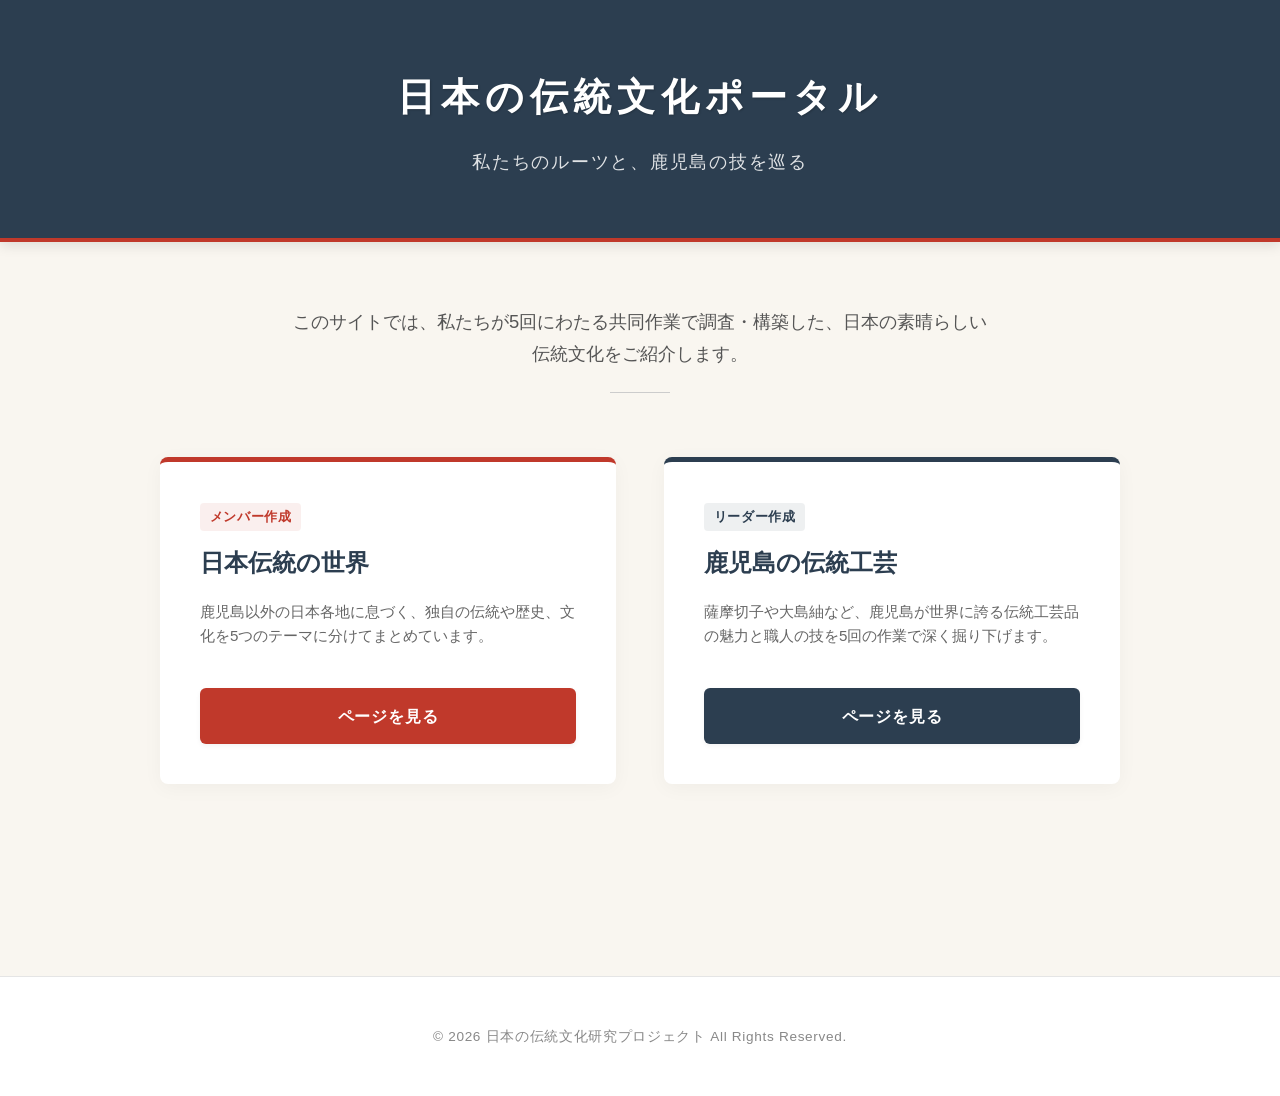
<file: index.html>
<!DOCTYPE html>
<html lang="ja">
<head>
    <meta charset="UTF-8">
    <meta name="viewport" content="width=device-width, initial-scale=1.0">
    <title>日本の伝統と鹿児島の工芸</title>
    <link rel="stylesheet" href="css/index.css">
</head>
<body>

    <header>
        <h1>日本の伝統文化ポータル</h1>
        <p>私たちのルーツと、鹿児島の技を巡る</p>
    </header>

    <main>
        <p class="intro">
            このサイトでは、私たちが5回にわたる共同作業で調査・構築した、日本の素晴らしい伝統文化をご紹介します。
        </p>

        <div class="card-container">
            
            <div class="card member-site">
                <div class="card-content">
                    <div>
                        <span class="card-tag">メンバー作成</span>
                        <h2>日本伝統の世界</h2>
                        <p>鹿児島以外の日本各地に息づく、独自の伝統や歴史、文化を5つのテーマに分けてまとめています。</p>
                    </div>
                    <a href="history.html" class="card-btn">ページを見る</a>
                </div>
            </div>

            <div class="card leader-site">
                <div class="card-content">
                    <div>
                        <span class="card-tag">リーダー作成</span>
                        <h2>鹿児島の伝統工芸</h2>
                        <p>薩摩切子や大島紬など、鹿児島が世界に誇る伝統工芸品の魅力と職人の技を5回の作業で深く掘り下げます。</p>
                    </div>
                    <a href="kagoshima.html" class="card-btn">ページを見る</a>
                </div>
            </div>

        </div>
    </main>

    <footer>
        <p>&copy; 2026 日本の伝統文化研究プロジェクト All Rights Reserved.</p>
    </footer>

</body>
</html>
</file>
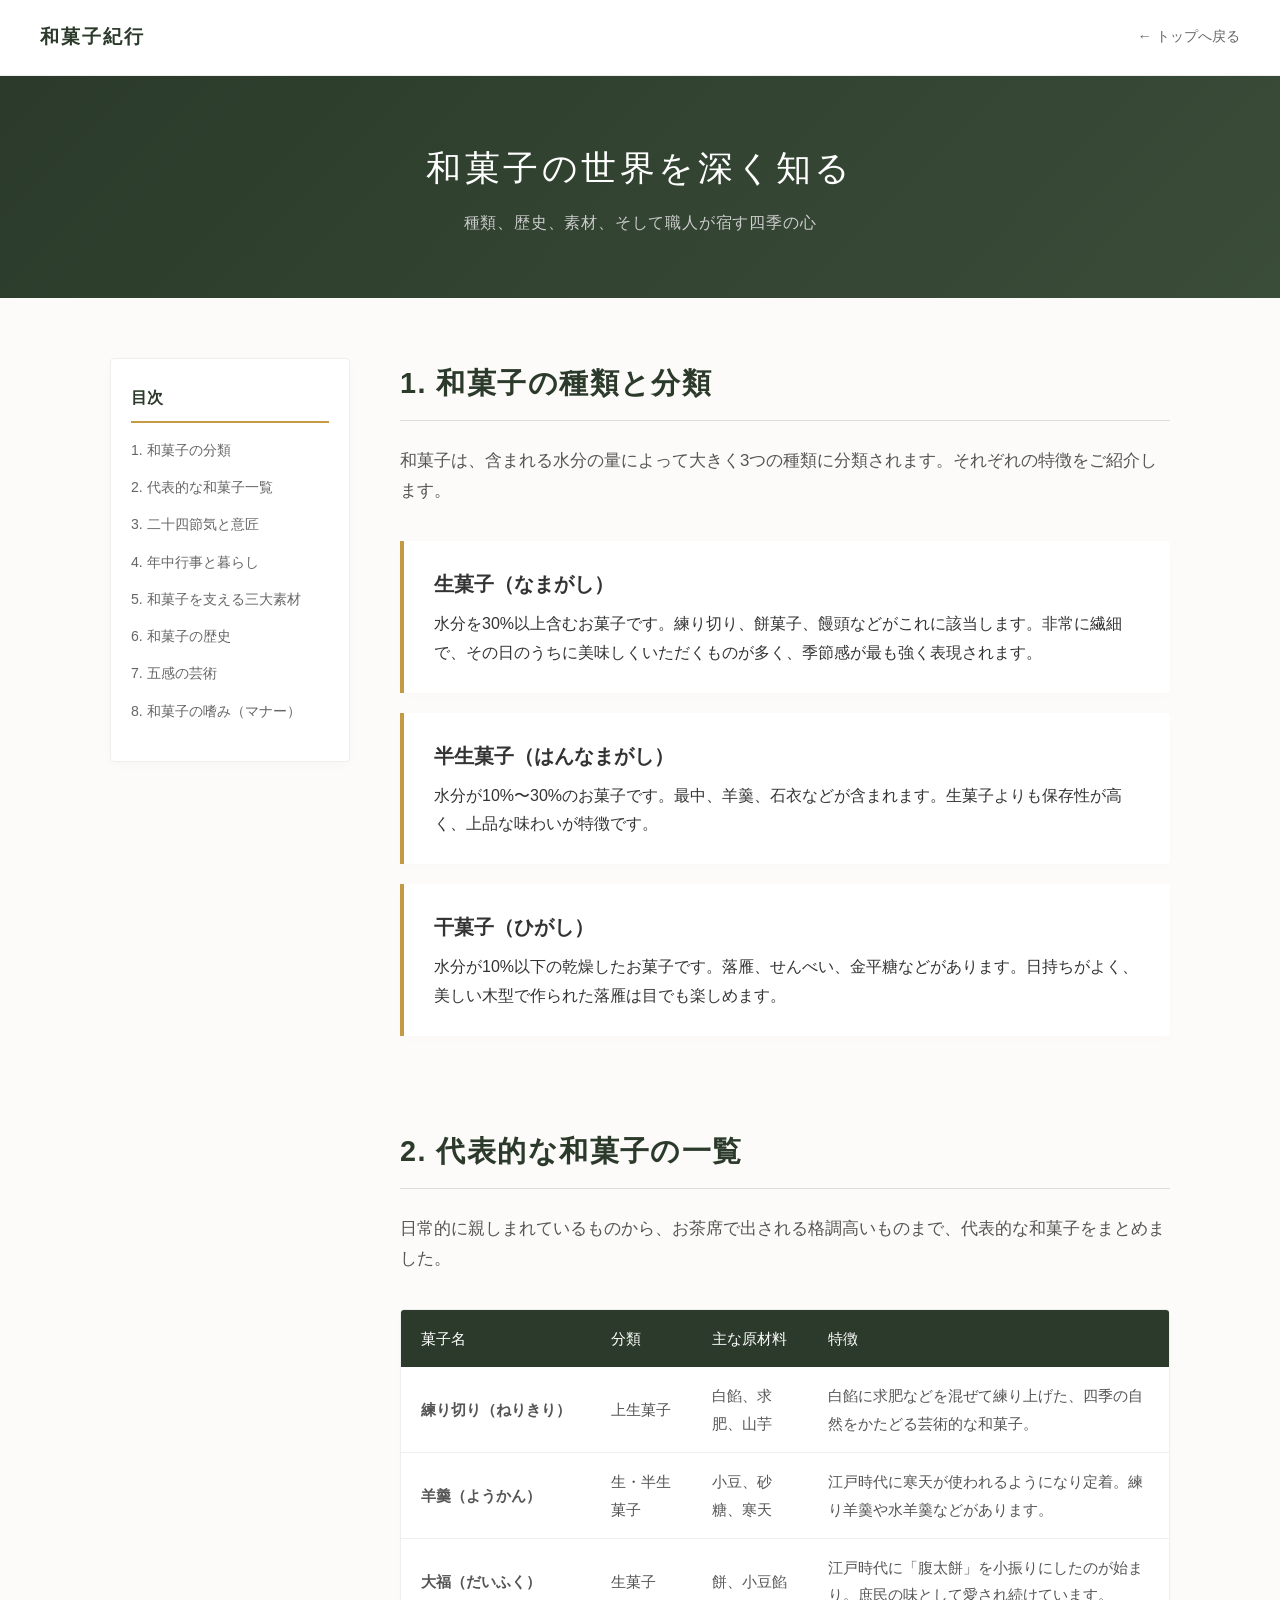
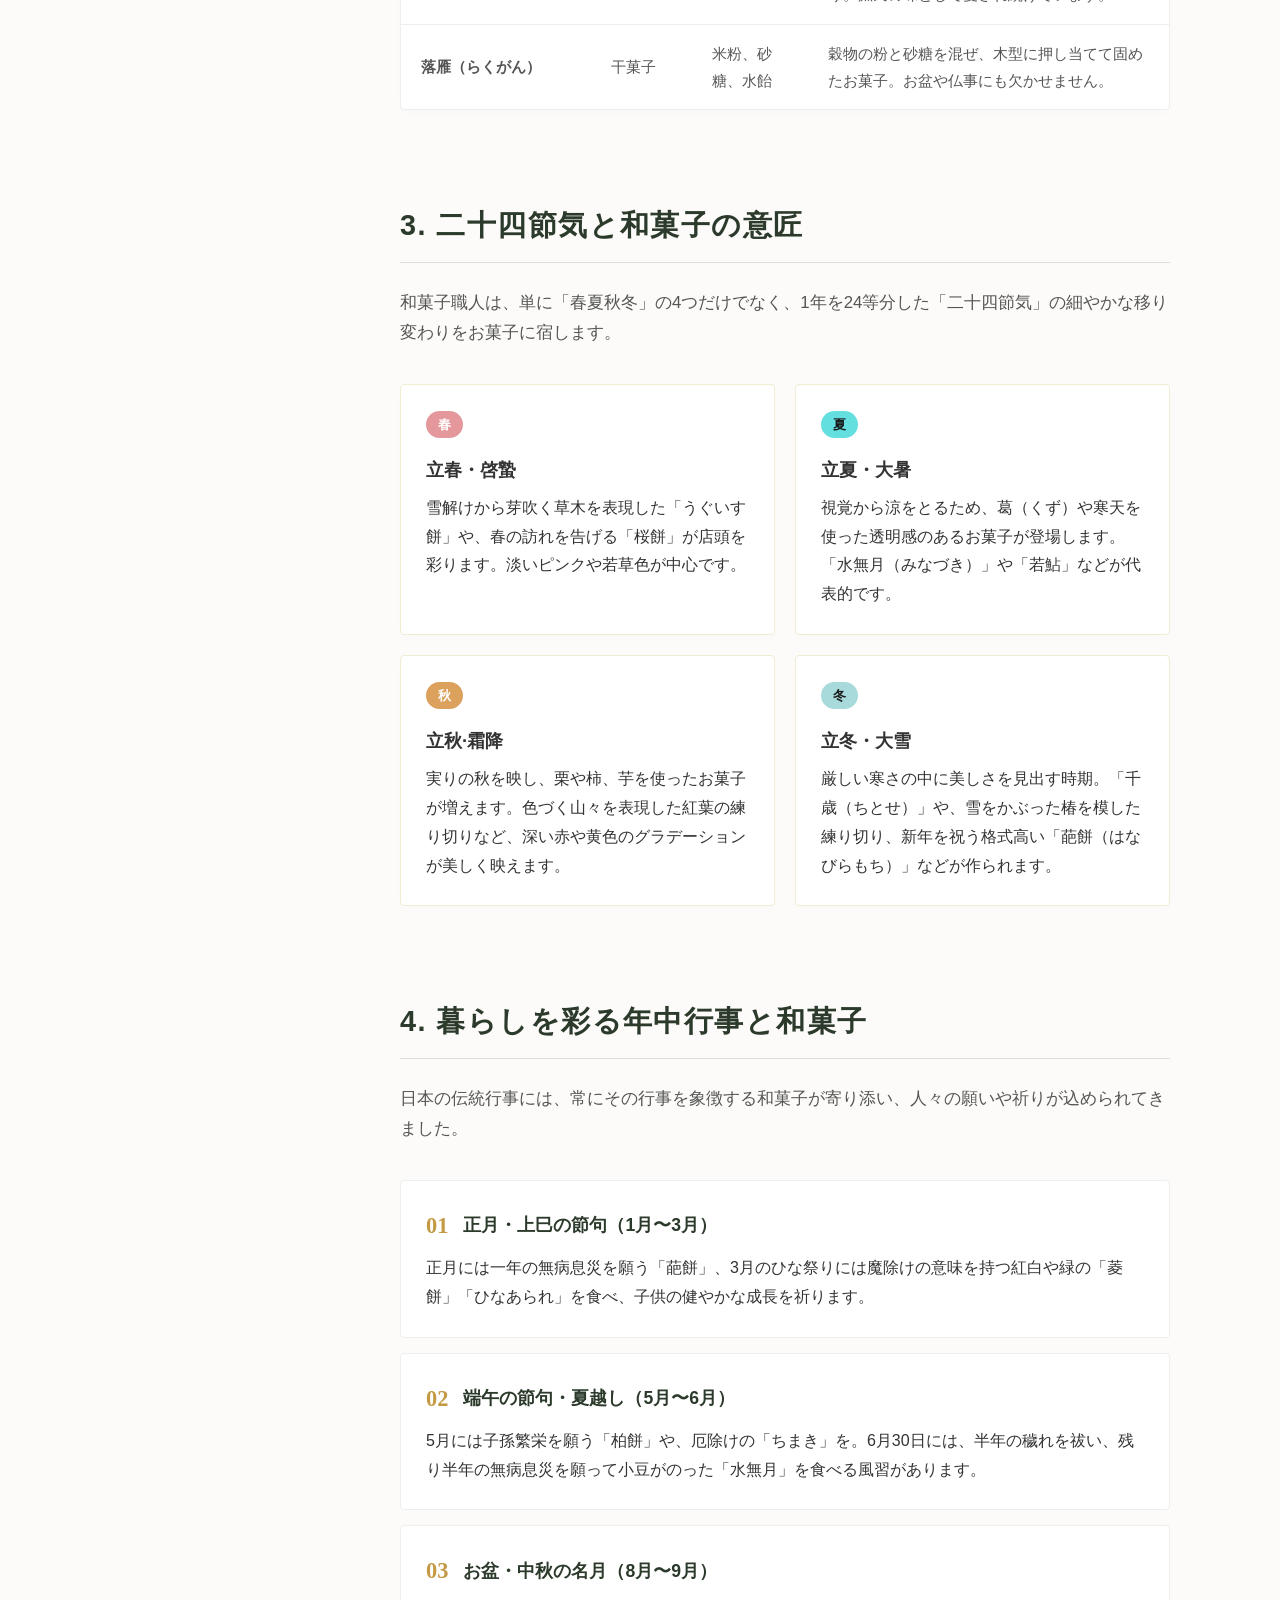
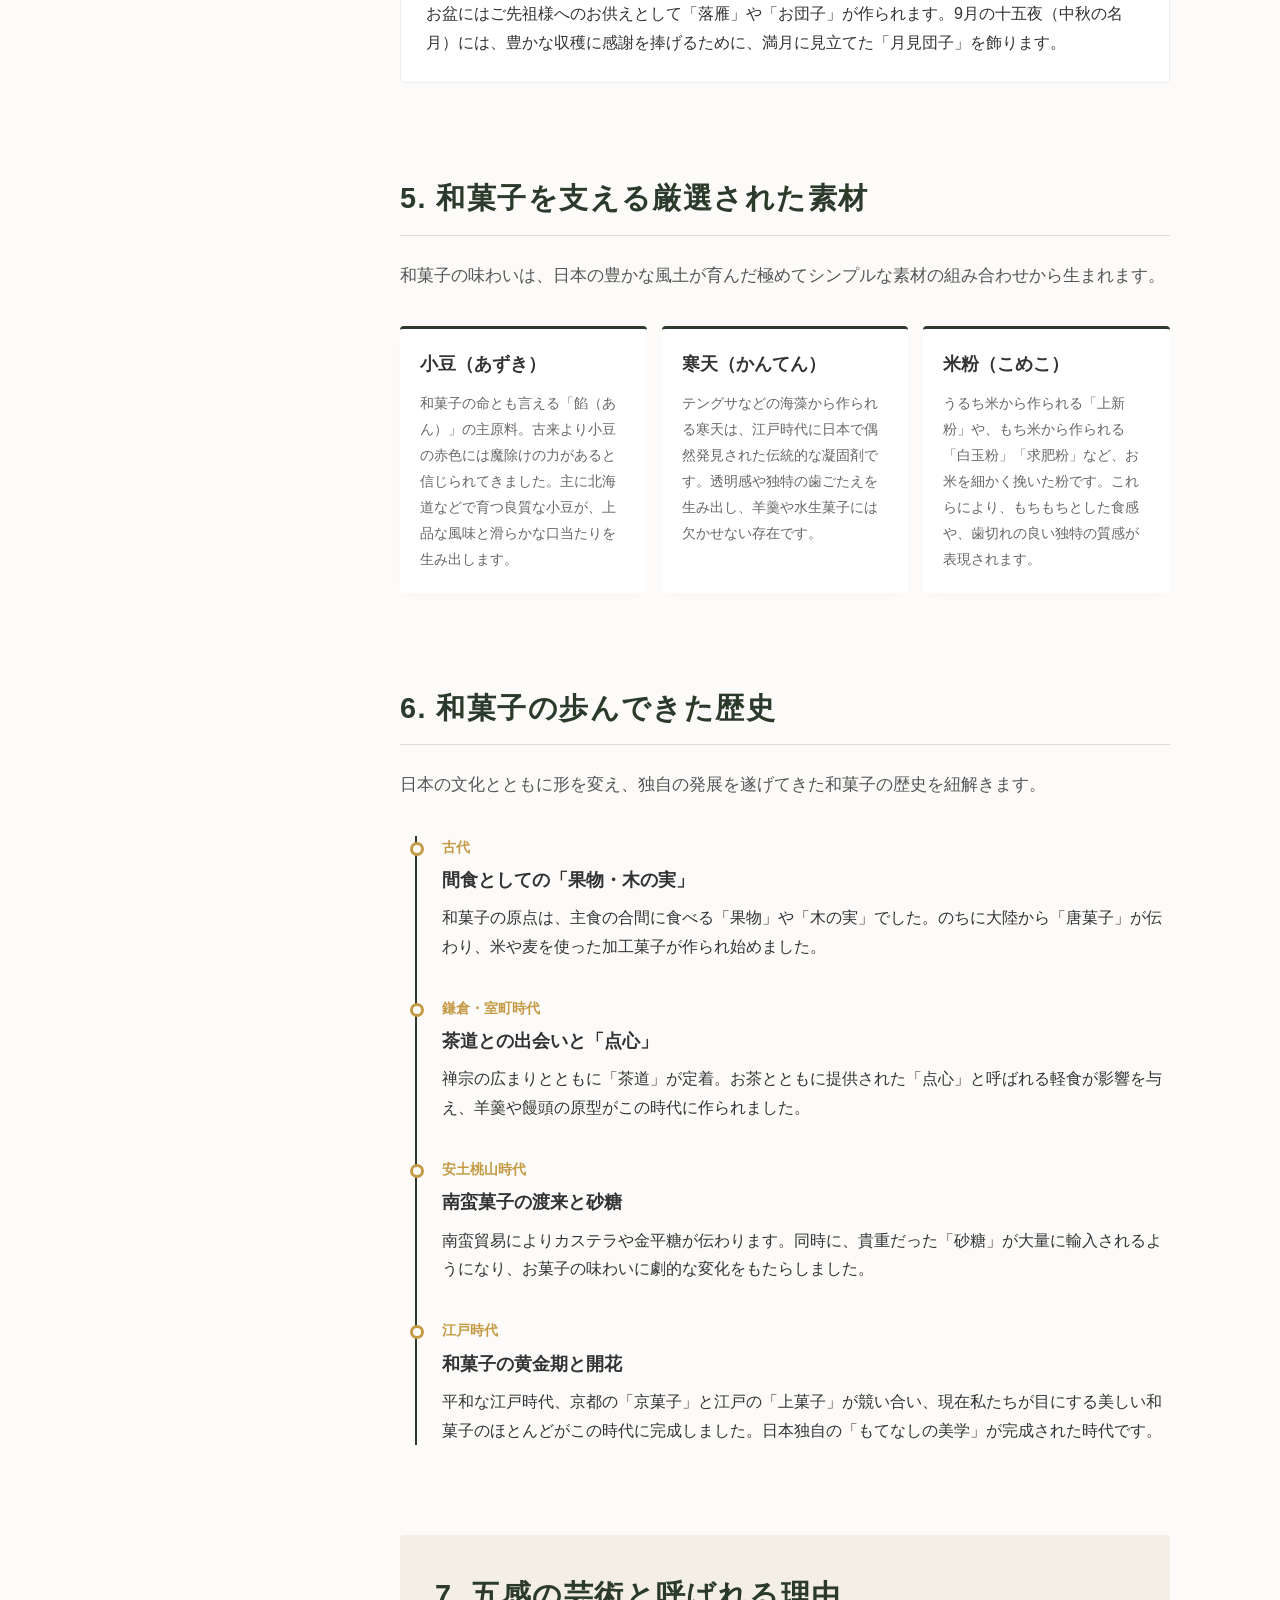
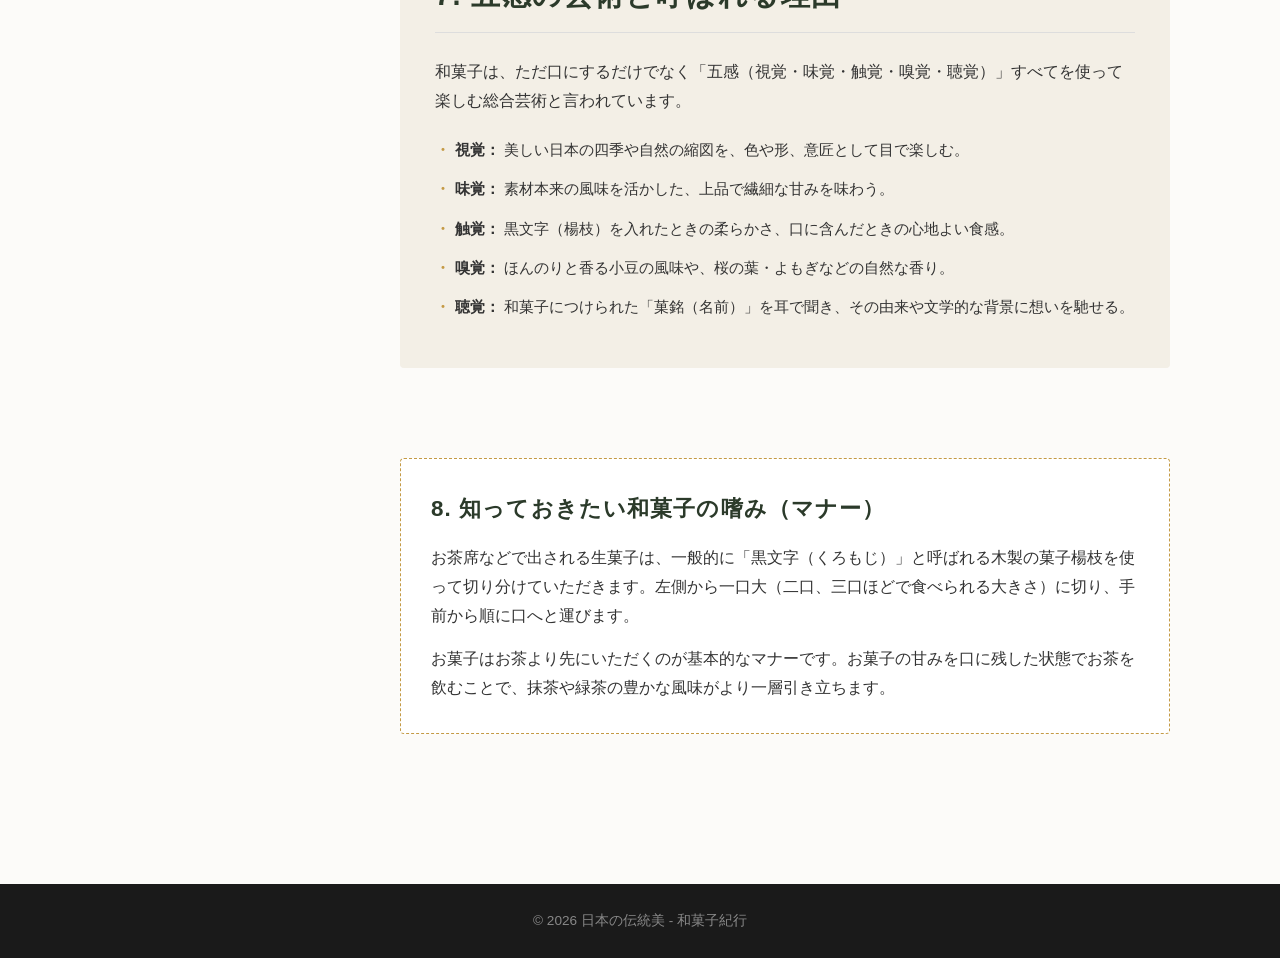
<file: history.html>
<!DOCTYPE html>
<html lang="ja">
<head>
    <meta charset="UTF-8">
    <meta name="viewport" content="width=device-width, initial-scale=1.0">
    <title>和菓子の種類と歴史 - 日本の伝統美</title>
    <link rel="stylesheet" href="css/history.css">
</head>
<body>
    <!-- ヘッダーナビゲーション -->
    <nav class="sub-nav">
        <a href="index.html" class="nav-logo">和菓子紀行</a>
        <a href="index.html" class="back-link">← トップへ戻る</a>
    </nav>

    <!-- メインビジュアル -->
    <header class="sub-hero">
        <div class="sub-hero-inner">
            <h1>和菓子の世界を深く知る</h1>
            <p>種類、歴史、素材、そして職人が宿す四季の心</p>
        </div>
    </header>

    <!-- コンテンツエリア -->
    <div class="main-layout container">
        
        <!-- 追従型・サイド目次（PC時のみ有効） -->
        <aside class="sidebar">
            <div class="sticky-menu">
                <h3>目次</h3>
                <ul>
                    <li><a href="#section-classification">1. 和菓子の分類</a></li>
                    <li><a href="#section-list">2. 代表的な和菓子一覧</a></li>
                    <li><a href="#section-seasons">3. 二十四節気と意匠</a></li>
                    <li><a href="#section-events">4. 年中行事と暮らし</a></li>
                    <li><a href="#section-materials">5. 和菓子を支える三大素材</a></li>
                    <li><a href="#section-history">6. 和菓子の歴史</a></li>
                    <li><a href="#section-art">7. 五感の芸術</a></li>
                    <li><a href="#section-manner">8. 和菓子の嗜み（マナー）</a></li>
                </ul>
            </div>
        </aside>

        <!-- メインコンテンツ -->
        <main class="sub-content">
            
            <!-- 1. 和菓子の分類 -->
            <section id="section-classification" class="content-section">
                <h2>1. 和菓子の種類と分類</h2>
                <p class="lead">和菓子は、含まれる水分の量によって大きく3つの種類に分類されます。それぞれの特徴をご紹介します。</p>

                <div class="category-box">
                    <h3>生菓子（なまがし）</h3>
                    <p>水分を30%以上含むお菓子です。練り切り、餅菓子、饅頭などがこれに該当します。非常に繊細で、その日のうちに美味しくいただくものが多く、季節感が最も強く表現されます。</p>
                </div>

                <div class="category-box">
                    <h3>半生菓子（はんなまがし）</h3>
                    <p>水分が10%〜30%のお菓子です。最中、羊羹、石衣などが含まれます。生菓子よりも保存性が高く、上品な味わいが特徴です。</p>
                </div>

                <div class="category-box">
                    <h3>干菓子（ひがし）</h3>
                    <p>水分が10%以下の乾燥したお菓子です。落雁、せんべい、金平糖などがあります。日持ちがよく、美しい木型で作られた落雁は目でも楽しめます。</p>
                </div>
            </section>

            <!-- 2. 代表的な和菓子一覧 -->
            <section id="section-list" class="content-section">
                <h2>2. 代表的な和菓子の一覧</h2>
                <p class="lead">日常的に親しまれているものから、お茶席で出される格調高いものまで、代表的な和菓子をまとめました。</p>
                
                <div class="table-wrapper">
                    <table class="wagashi-table">
                        <thead>
                            <tr>
                                <th>菓子名</th>
                                <th>分類</th>
                                <th>主な原材料</th>
                                <th>特徴</th>
                            </tr>
                        </thead>
                        <tbody>
                            <tr>
                                <td class="table-name">練り切り（ねりきり）</td>
                                <td>上生菓子</td>
                                <td>白餡、求肥、山芋</td>
                                <td>白餡に求肥などを混ぜて練り上げた、四季の自然をかたどる芸術的な和菓子。</td>
                            </tr>
                            <tr>
                                <td class="table-name">羊羹（ようかん）</td>
                                <td>生・半生菓子</td>
                                <td>小豆、砂糖、寒天</td>
                                <td>江戸時代に寒天が使われるようになり定着。練り羊羹や水羊羹などがあります。</td>
                            </tr>
                            <tr>
                                <td class="table-name">大福（だいふく）</td>
                                <td>生菓子</td>
                                <td>餅、小豆餡</td>
                                <td>江戸時代に「腹太餅」を小振りにしたのが始まり。庶民の味として愛され続けています。</td>
                            </tr>
                            <tr>
                                <td class="table-name">落雁（らくがん）</td>
                                <td>干菓子</td>
                                <td>米粉、砂糖、水飴</td>
                                <td>穀物の粉と砂糖を混ぜ、木型に押し当てて固めたお菓子。お盆や仏事にも欠かせません。</td>
                            </tr>
                        </tbody>
                    </table>
                </div>
            </section>

            <!-- 3. 二十四節気と意匠 -->
            <section id="section-seasons" class="content-section">
                <h2>3. 二十四節気と和菓子の意匠</h2>
                <p class="lead">和菓子職人は、単に「春夏秋冬」の4つだけでなく、1年を24等分した「二十四節気」の細やかな移り変わりをお菓子に宿します。</p>
                
                <div class="season-grid">
                    <div class="season-card">
                        <span class="season-badge spring">春</span>
                        <h3>立春・啓蟄</h3>
                        <p>雪解けから芽吹く草木を表現した「うぐいす餅」や、春の訪れを告げる「桜餅」が店頭を彩ります。淡いピンクや若草色が中心です。</p>
                    </div>
                    <div class="season-card">
                        <span class="season-badge summer">夏</span>
                        <h3>立夏・大暑</h3>
                        <p>視覚から涼をとるため、葛（くず）や寒天を使った透明感のあるお菓子が登場します。「水無月（みなづき）」や「若鮎」などが代表的です。</p>
                    </div>
                    <div class="season-card">
                        <span class="season-badge autumn">秋</span>
                        <h3>立秋·霜降</h3>
                        <p>実りの秋を映し、栗や柿、芋を使ったお菓子が増えます。色づく山々を表現した紅葉の練り切りなど、深い赤や黄色のグラデーションが美しく映えます。</p>
                    </div>
                    <div class="season-card">
                        <span class="season-badge winter">冬</span>
                        <h3>立冬・大雪</h3>
                        <p>厳しい寒さの中に美しさを見出す時期。「千歳（ちとせ）」や、雪をかぶった椿を模した練り切り、新年を祝う格式高い「葩餅（はなびらもち）」などが作られます。</p>
                    </div>
                </div>
            </section>

            <!-- 4. 年中行事と暮らし -->
            <section id="section-events" class="content-section">
                <h2>4. 暮らしを彩る年中行事と和菓子</h2>
                <p class="lead">日本の伝統行事には、常にその行事を象徴する和菓子が寄り添い、人々の願いや祈りが込められてきました。</p>
                
                <div class="event-grid">
                    <div class="event-item">
                        <h4><span>01</span>正月・上巳の節句（1月〜3月）</h4>
                        <p>正月には一年の無病息災を願う「葩餅」、3月のひな祭りには魔除けの意味を持つ紅白や緑の「菱餅」「ひなあられ」を食べ、子供の健やかな成長を祈ります。</p>
                    </div>
                    <div class="event-item">
                        <h4><span>02</span>端午の節句・夏越し（5月〜6月）</h4>
                        <p>5月には子孫繁栄を願う「柏餅」や、厄除けの「ちまき」を。6月30日には、半年の穢れを祓い、残り半年の無病息災を願って小豆がのった「水無月」を食べる風習があります。</p>
                    </div>
                    <div class="event-item">
                        <h4><span>03</span>お盆・中秋の名月（8月〜9月）</h4>
                        <p>お盆にはご先祖様へのお供えとして「落雁」や「お団子」が作られます。9月の十五夜（中秋の名月）には、豊かな収穫に感謝を捧げるために、満月に見立てた「月見団子」を飾ります。</p>
                    </div>
                </div>
            </section>

            <!-- 5. 和菓子を支える三大素材 -->
            <section id="section-materials" class="content-section">
                <h2>5. 和菓子を支える厳選された素材</h2>
                <p class="lead">和菓子の味わいは、日本の豊かな風土が育んだ極めてシンプルな素材の組み合わせから生まれます。</p>
                
                <div class="material-container">
                    <div class="material-block">
                        <h3>小豆（あずき）</h3>
                        <p>和菓子の命とも言える「餡（あん）」の主原料。古来より小豆の赤色には魔除けの力があると信じられてきました。主に北海道などで育つ良質な小豆が、上品な風味と滑らかな口当たりを生み出します。</p>
                    </div>
                    <div class="material-block">
                        <h3>寒天（かんてん）</h3>
                        <p>テングサなどの海藻から作られる寒天は、江戸時代に日本で偶然発見された伝統的な凝固剤です。透明感や独特の歯ごたえを生み出し、羊羹や水生菓子には欠かせない存在です。</p>
                    </div>
                    <div class="material-block">
                        <h3>米粉（こめこ）</h3>
                        <p>うるち米から作られる「上新粉」や、もち米から作られる「白玉粉」「求肥粉」など、お米を細かく挽いた粉です。これらにより、もちもちとした食感や、歯切れの良い独特の質感が表現されます。</p>
                    </div>
                </div>
            </section>

            <!-- 6. 和菓子の歴史 -->
            <section id="section-history" class="content-section">
                <h2>6. 和菓子の歩んできた歴史</h2>
                <p class="lead">日本の文化とともに形を変え、独自の発展を遂げてきた和菓子の歴史を紐解きます。</p>
                
                <div class="timeline">
                    <div class="timeline-item">
                        <div class="timeline-era">古代</div>
                        <div class="timeline-content">
                            <h3>間食としての「果物・木の実」</h3>
                            <p>和菓子の原点は、主食の合間に食べる「果物」や「木の実」でした。のちに大陸から「唐菓子」が伝わり、米や麦を使った加工菓子が作られ始めました。</p>
                        </div>
                    </div>

                    <div class="timeline-item">
                        <div class="timeline-era">鎌倉・室町時代</div>
                        <div class="timeline-content">
                            <h3>茶道との出会いと「点心」</h3>
                            <p>禅宗の広まりとともに「茶道」が定着。お茶とともに提供された「点心」と呼ばれる軽食が影響を与え、羊羹や饅頭の原型がこの時代に作られました。</p>
                        </div>
                    </div>

                    <div class="timeline-item">
                        <div class="timeline-era">安土桃山時代</div>
                        <div class="timeline-content">
                            <h3>南蛮菓子の渡来と砂糖</h3>
                            <p>南蛮貿易によりカステラや金平糖が伝わります。同時に、貴重だった「砂糖」が大量に輸入されるようになり、お菓子の味わいに劇的な変化をもたらしました。</p>
                        </div>
                    </div>

                    <div class="timeline-item">
                        <div class="timeline-era">江戸時代</div>
                        <div class="timeline-content">
                            <h3>和菓子の黄金期と開花</h3>
                            <p>平和な江戸時代、京都の「京菓子」と江戸の「上菓子」が競い合い、現在私たちが目にする美しい和菓子のほとんどがこの時代に完成しました。日本独自の「もてなしの美学」が完成された時代です。</p>
                        </div>
                    </div>
                </div>
            </section>

            <!-- 7. 五感の芸術 -->
            <section id="section-art" class="content-section art-section">
                <h2>7. 五感の芸術と呼ばれる理由</h2>
                <p>和菓子は、ただ口にするだけでなく「五感（視覚・味覚・触覚・嗅覚・聴覚）」すべてを使って楽しむ総合芸術と言われています。</p>
                <ul class="art-list">
                    <li><strong>視覚：</strong> 美しい日本の四季や自然の縮図を、色や形、意匠として目で楽しむ。</li>
                    <li><strong>味覚：</strong> 素材本来の風味を活かした、上品で繊細な甘みを味わう。</li>
                    <li><strong>触覚：</strong> 黒文字（楊枝）を入れたときの柔らかさ、口に含んだときの心地よい食感。</li>
                    <li><strong>嗅覚：</strong> ほんのりと香る小豆の風味や、桜の葉・よもぎなどの自然な香り。</li>
                    <li><strong>聴覚：</strong> 和菓子につけられた「菓銘（名前）」を耳で聞き、その由来や文学的な背景に想いを馳せる。</li>
                </ul>
            </section>

            <!-- 8. 和菓子の嗜み（マナー） -->
            <section id="section-manner" class="content-section layer-box">
                <h2>8. 知っておきたい和菓子の嗜み（マナー）</h2>
                <p>お茶席などで出される生菓子は、一般的に「黒文字（くろもじ）」と呼ばれる木製の菓子楊枝を使って切り分けていただきます。左側から一口大（二口、三口ほどで食べられる大きさ）に切り、手前から順に口へと運びます。</p>
                <p style="margin-top: 15px;">お菓子はお茶より先にいただくのが基本的なマナーです。お菓子の甘みを口に残した状態でお茶を飲むことで、抹茶や緑茶の豊かな風味がより一層引き立ちます。</p>
            </section>
        </main>
    </div>

    <!-- フッター -->
    <footer>
        <p>&copy; 2026 日本の伝統美 - 和菓子紀行</p>
    </footer>
</body>
</html>
</file>
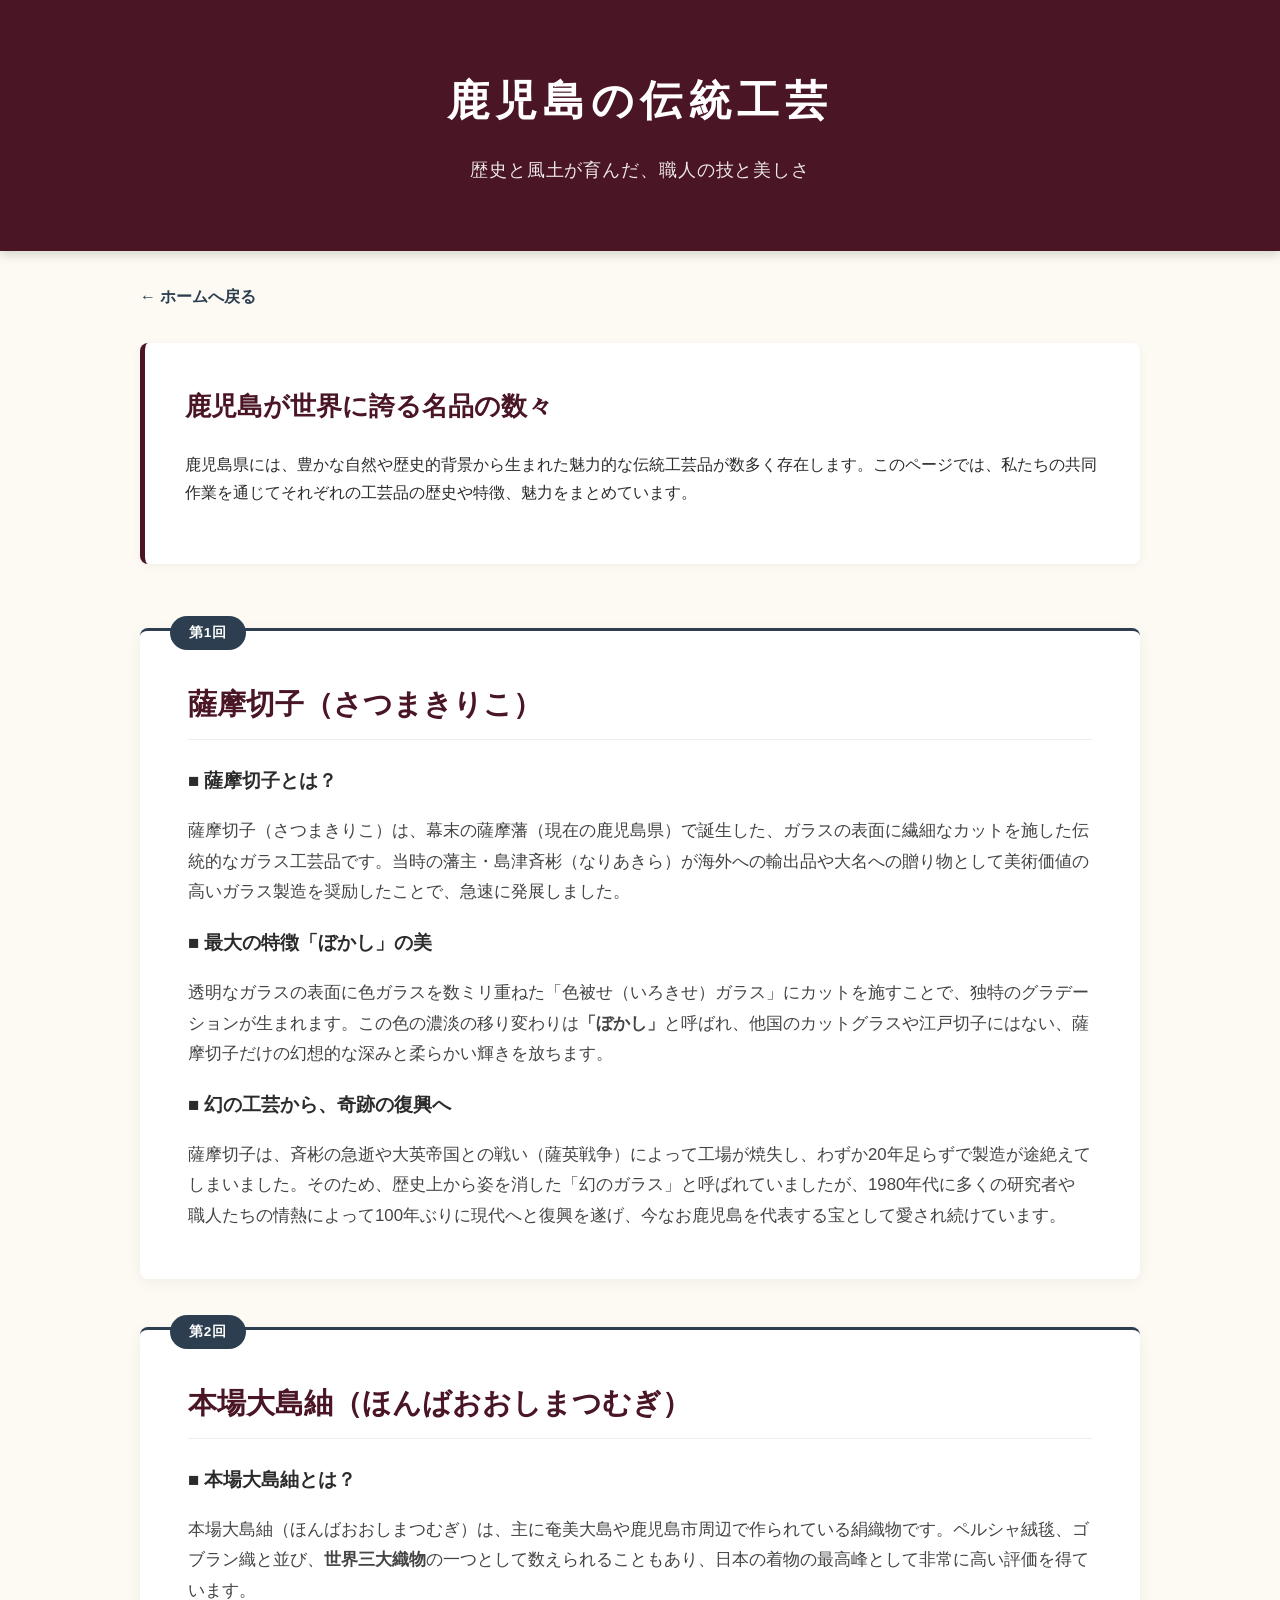
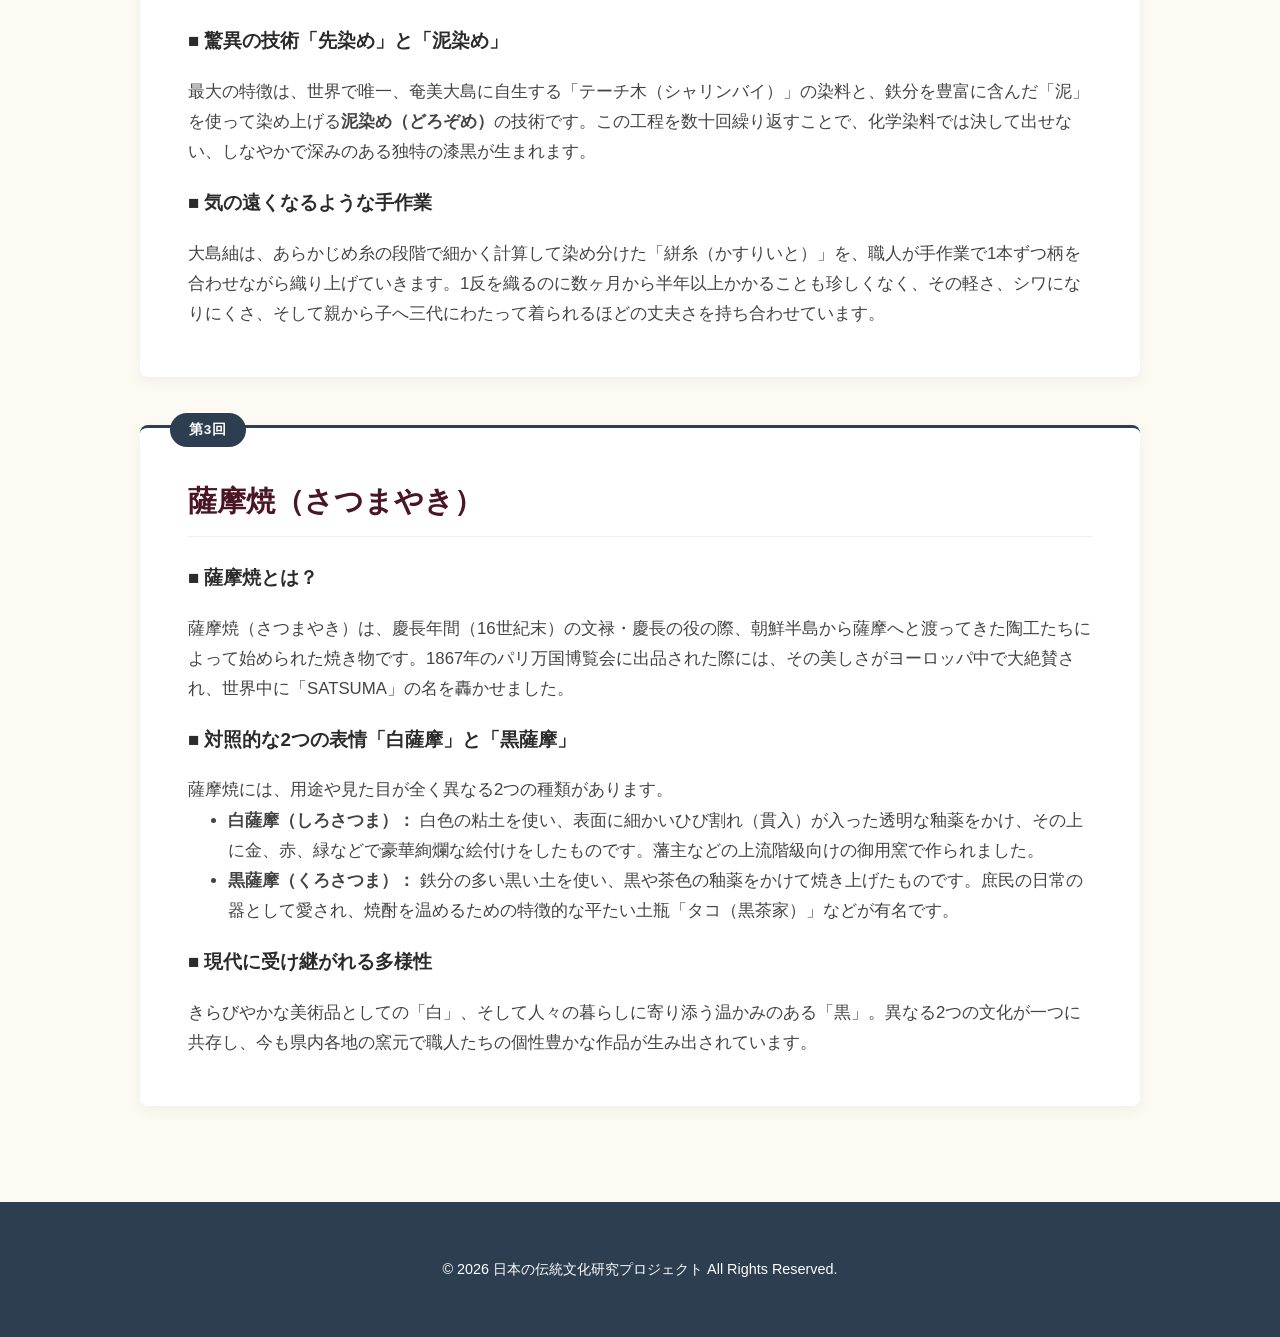
<file: kagoshima.html>
<!DOCTYPE html>
<html lang="ja">
<head>
    <meta charset="UTF-8">
    <meta name="viewport" content="width=device-width, initial-scale=1.0">
    <title>鹿児島の伝統工芸 - 日本の伝統文化ポータル</title>
    <link rel="stylesheet" href="css/kagoshima.css">
</head>
<body>

    <header>
        <div class="header-container">
            <h1>鹿児島の伝統工芸</h1>
            <p>歴史と風土が育んだ、職人の技と美しさ</p>
        </div>
    </header>

    <nav>
        <a href="index.html" class="back-home">← ホームへ戻る</a>
    </nav>

    <main>
        <section class="intro-section">
            <h2>鹿児島が世界に誇る名品の数々</h2>
            <p>鹿児島県には、豊かな自然や歴史的背景から生まれた魅力的な伝統工芸品が数多く存在します。このページでは、私たちの共同作業を通じてそれぞれの工芸品の歴史や特徴、魅力をまとめています。</p>
        </section>

        <div class="craft-grid">
            
            <article class="craft-card">
                <div class="craft-badge">第1回</div>
                <h2>薩摩切子（さつまきりこ）</h2>
                
                <div class="craft-detail">
                    <h3>■ 薩摩切子とは？</h3>
                    <p class="craft-desc">
                        薩摩切子（さつまきりこ）は、幕末の薩摩藩（現在の鹿児島県）で誕生した、ガラスの表面に繊細なカットを施した伝統的なガラス工芸品です。当時の藩主・島津斉彬（なりあきら）が海外への輸出品や大名への贈り物として美術価値の高いガラス製造を奨励したことで、急速に発展しました。
                    </p>

                    <h3>■ 最大の特徴「ぼかし」の美</h3>
                    <p class="craft-desc">
                        透明なガラスの表面に色ガラスを数ミリ重ねた「色被せ（いろきせ）ガラス」にカットを施すことで、独特のグラデーションが生まれます。この色の濃淡の移り変わりは<strong>「ぼかし」</strong>と呼ばれ、他国のカットグラスや江戸切子にはない、薩摩切子だけの幻想的な深みと柔らかい輝きを放ちます。
                    </p>

                    <h3>■ 幻の工芸から、奇跡の復興へ</h3>
                    <p class="craft-desc">
                        薩摩切子は、斉彬の急逝や大英帝国との戦い（薩英戦争）によって工場が焼失し、わずか20年足らずで製造が途絶えてしまいました。そのため、歴史上から姿を消した「幻のガラス」と呼ばれていましたが、1980年代に多くの研究者や職人たちの情熱によって100年ぶりに現代へと復興を遂げ、今なお鹿児島を代表する宝として愛され続けています。
                    </p>
                </div>
            </article>

            <article class="craft-card">
                <div class="craft-badge">第2回</div>
                <h2>本場大島紬（ほんばおおしまつむぎ）</h2>
                
                <div class="craft-detail">
                    <h3>■ 本場大島紬とは？</h3>
                    <p class="craft-desc">
                        本場大島紬（ほんばおおしまつむぎ）は、主に奄美大島や鹿児島市周辺で作られている絹織物です。ペルシャ絨毯、ゴブラン織と並び、<strong>世界三大織物</strong>の一つとして数えられることもあり、日本の着物の最高峰として非常に高い評価を得ています。
                    </p>

                    <h3>■ 驚異の技術「先染め」と「泥染め」</h3>
                    <p class="craft-desc">
                        最大の特徴は、世界で唯一、奄美大島に自生する「テーチ木（シャリンバイ）」の染料と、鉄分を豊富に含んだ「泥」を使って染め上げる<strong>泥染め（どろぞめ）</strong>の技術です。この工程を数十回繰り返すことで、化学染料では決して出せない、しなやかで深みのある独特の漆黒が生まれます。
                    </p>

                    <h3>■ 気の遠くなるような手作業</h3>
                    <p class="craft-desc">
                        大島紬は、あらかじめ糸の段階で細かく計算して染め分けた「絣糸（かすりいと）」を、職人が手作業で1本ずつ柄を合わせながら織り上げていきます。1反を織るのに数ヶ月から半年以上かかることも珍しくなく、その軽さ、シワになりにくさ、そして親から子へ三代にわたって着られるほどの丈夫さを持ち合わせています。
                    </p>
                </div>
            </article>

            <article class="craft-card">
                <div class="craft-badge">第3回</div>
                <h2>薩摩焼（さつまやき）</h2>
                
                <div class="craft-detail">
                    <h3>■ 薩摩焼とは？</h3>
                    <p class="craft-desc">
                        薩摩焼（さつまやき）は、慶長年間（16世紀末）の文禄・慶長の役の際、朝鮮半島から薩摩へと渡ってきた陶工たちによって始められた焼き物です。1867年のパリ万国博覧会に出品された際には、その美しさがヨーロッパ中で大絶賛され、世界中に「SATSUMA」の名を轟かせました。
                    </p>

                    <h3>■ 対照的な2つの表情「白薩摩」と「黒薩摩」</h3>
                    <p class="craft-desc">
                        薩摩焼には、用途や見た目が全く異なる2つの種類があります。
                    </p>
                    <ul class="craft-desc">
                        <li><strong>白薩摩（しろさつま）：</strong> 白色の粘土を使い、表面に細かいひび割れ（貫入）が入った透明な釉薬をかけ、その上に金、赤、緑などで豪華絢爛な絵付けをしたものです。藩主などの上流階級向けの御用窯で作られました。</li>
                        <li><strong>黒薩摩（くろさつま）：</strong> 鉄分の多い黒い土を使い、黒や茶色の釉薬をかけて焼き上げたものです。庶民の日常の器として愛され、焼酎を温めるための特徴的な平たい土瓶「タコ（黒茶家）」などが有名です。</li>
                    </ul>

                    <h3>■ 現代に受け継がれる多様性</h3>
                    <p class="craft-desc">
                        きらびやかな美術品としての「白」、そして人々の暮らしに寄り添う温かみのある「黒」。異なる2つの文化が一つに共存し、今も県内各地の窯元で職人たちの個性豊かな作品が生み出されています。
                    </p>
                </div>
            </article>

        </div>
    </main>

    <footer>
        <p>&copy; 2026 日本の伝統文化研究プロジェクト All Rights Reserved.</p>
    </footer>

</body>
</html>
</file>
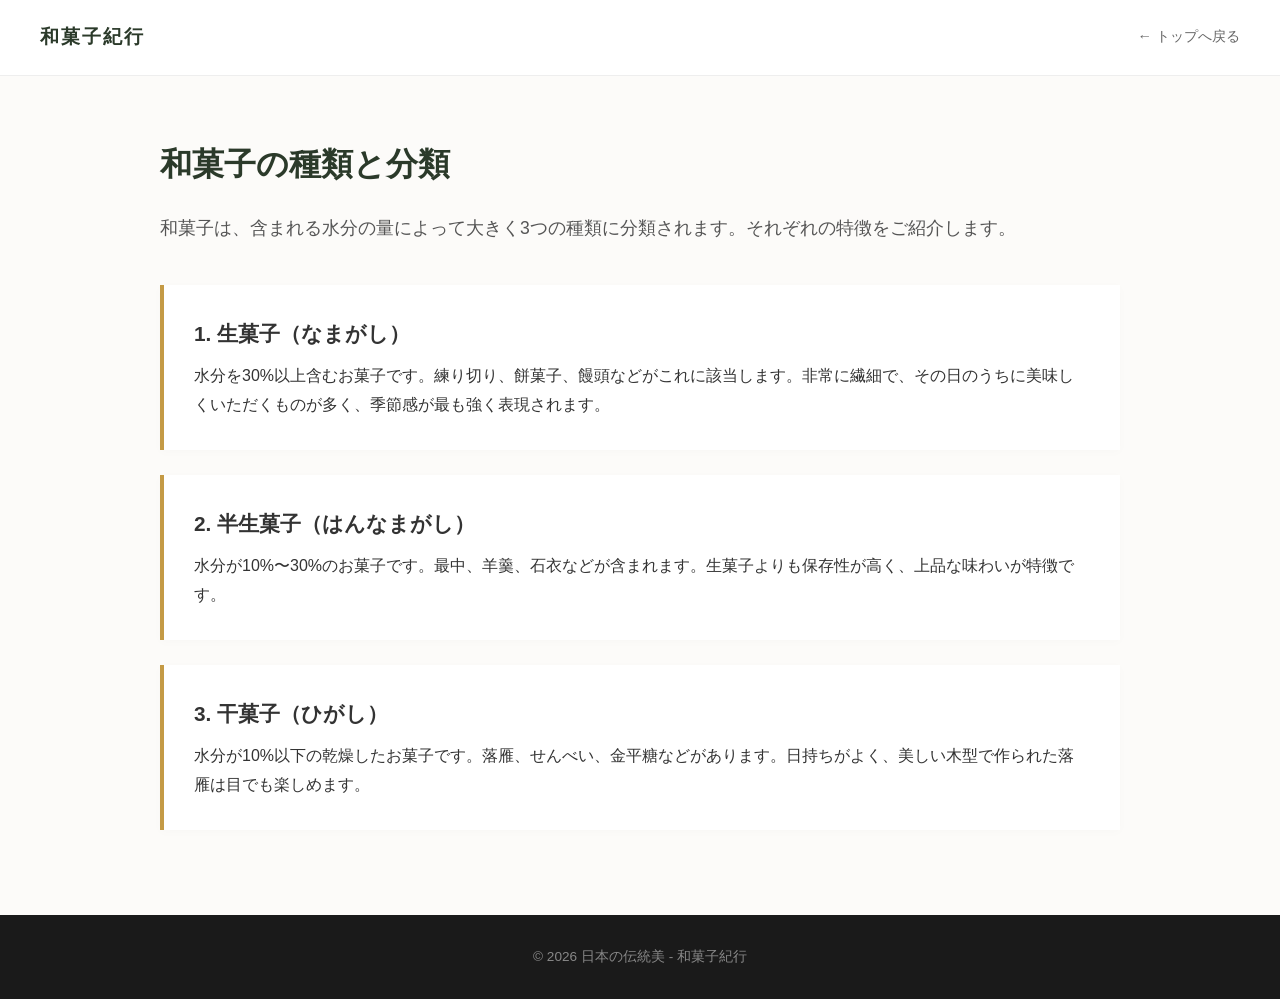
<file: sub.html>
<!DOCTYPE html>
<html lang="ja">
<head>
    <meta charset="UTF-8">
    <meta name="viewport" content="width=device-width, initial-scale=1.0">
    <title>和菓子の種類と歴史 - 日本の伝統</title>
    <link rel="stylesheet" href="css/style.css">
</head>
<body>
    <nav class="sub-nav">
        <a href="index.html" class="nav-logo">和菓子紀行</a>
        <a href="index.html" class="back-link">← トップへ戻る</a>
    </nav>

    <main class="container sub-content">
        <article>
            <h1>和菓子の種類と分類</h1>
            <p class="lead">和菓子は、含まれる水分の量によって大きく3つの種類に分類されます。それぞれの特徴をご紹介します。</p>

            <div class="category-box">
                <h2>1. 生菓子（なまがし）</h2>
                <p>水分を30%以上含むお菓子です。練り切り、餅菓子、饅頭などがこれに該当します。非常に繊細で、その日のうちに美味しくいただくものが多く、季節感が最も強く表現されます。</p>
            </div>

            <div class="category-box">
                <h2>2. 半生菓子（はんなまがし）</h2>
                <p>水分が10%〜30%のお菓子です。最中、羊羹、石衣などが含まれます。生菓子よりも保存性が高く、上品な味わいが特徴です。</p>
            </div>

            <div class="category-box">
                <h2>3. 干菓子（ひがし）</h2>
                <p>水分が10%以下の乾燥したお菓子です。落雁、せんべい、金平糖などがあります。日持ちがよく、美しい木型で作られた落雁は目でも楽しめます。</p>
            </div>
        </article>
    </main>

    <footer>
        <p>&copy; 2026 日本の伝統美 - 和菓子紀行</p>
    </footer>
</body>
</html>
</file>
<file: css/index.css>
@charset "UTF-8";

/* ==========================================================================
   共通変数（カラーパレット・フォント）
   ========================================================================== */
:root {
    --primary-color: #2c3e50;    /* 深みのある群青（ベースカラー） */
    --accent-color: #c0392b;     /* 艶やかな漆赤（アクセントカラー） */
    --bg-color: #f9f6f0;         /* 温かみのある鳥の子色（和風の白） */
    --text-color: #333333;       /* 墨色に近いグレー */
    --card-bg: #ffffff;          /* 純白 */
}

/* ==========================================================================
   全体レイアウト
   ========================================================================== */
body {
    font-family: 'Helvetica Neue', Arial, 'Hiragino Kaku Gothic ProN', 'Hiragino Sans', Meiryo, sans-serif;
    background-color: var(--bg-color);
    color: var(--text-color);
    line-height: 1.7;
    margin: 0;
    padding: 0;
    -webkit-font-smoothing: antialiased;
}

/* ==========================================================================
   ヘッダー（メインビジュアル部）
   ========================================================================== */
header {
    background-color: var(--primary-color);
    color: #ffffff;
    text-align: center;
    padding: 4rem 1rem;
    position: relative;
    box-shadow: 0 4px 12px rgba(0, 0, 0, 0.1);
}

/* 和風の繊細なラインアクセントをヘッダー下部に追加 */
header::after {
    content: '';
    position: absolute;
    bottom: 0;
    left: 0;
    width: 100%;
    height: 4px;
    background-color: var(--accent-color);
}

header h1 {
    margin: 0;
    font-size: 2.4rem;
    font-weight: 700;
    letter-spacing: 0.15em;
    text-shadow: 1px 1px 2px rgba(0,0,0,0.2);
}

header p {
    margin: 1.2rem 0 0 0;
    font-size: 1.1rem;
    opacity: 0.85;
    letter-spacing: 0.1em;
}

/* ==========================================================================
   メインコンテンツ
   ========================================================================== */
main {
    max-width: 960px;
    margin: 0 auto;
    padding: 4rem 2rem;
}

.intro {
    text-align: center;
    max-width: 700px;
    margin: 0 auto 4rem auto;
    font-size: 1.15rem;
    color: #555555;
    position: relative;
    padding-bottom: 1.5rem;
}

/* 紹介文の下にさりげない区切り線 */
.intro::after {
    content: '';
    position: absolute;
    bottom: 0;
    left: 50%;
    transform: translateX(-50%);
    width: 60px;
    height: 1px;
    background-color: #cccccc;
}

/* ==========================================================================
   カードレイアウト（グリッドシステム）
   ========================================================================== */
.card-container {
    display: grid;
    grid-template-columns: repeat(auto-fit, minmax(300px, 1fr));
    gap: 3rem;
}

.card {
    background: var(--card-bg);
    border-radius: 8px;
    box-shadow: 0 4px 20px rgba(0, 0, 0, 0.04);
    overflow: hidden;
    transition: transform 0.3s cubic-bezier(0.25, 0.8, 0.25, 1), 
                box-shadow 0.3s cubic-bezier(0.25, 0.8, 0.25, 1);
    display: flex;
    flex-direction: column;
}

/* ホバー時の浮き上がるアニメーション */
.card:hover {
    transform: translateY(-6px);
    box-shadow: 0 12px 30px rgba(0, 0, 0, 0.12);
}

.card-content {
    padding: 2.5rem;
    flex-grow: 1;
    display: flex;
    flex-direction: column;
    justify-content: space-between;
}

/* ラベル・タグ */
.card-tag {
    display: inline-block;
    font-size: 0.8rem;
    font-weight: 700;
    letter-spacing: 0.05em;
    margin-bottom: 0.75rem;
    padding: 0.2rem 0.6rem;
    border-radius: 4px;
    background-color: #f0f0f0;
}

/* メンバーとリーダーでタグの色を微調整 */
.card.member-site .card-tag {
    color: var(--accent-color);
    background-color: rgba(192, 57, 43, 0.08);
}

.card.leader-site .card-tag {
    color: var(--primary-color);
    background-color: rgba(44, 62, 80, 0.08);
}

/* カードの見出し */
.card h2 {
    margin: 0 0 1rem 0;
    font-size: 1.5rem;
    font-weight: 700;
    color: var(--primary-color);
}

/* カードの説明文 */
.card p {
    margin: 0 0 2.5rem 0;
    color: #666666;
    font-size: 0.95rem;
    line-height: 1.6;
}

/* リンクボタン */
.card-btn {
    display: block;
    text-align: center;
    background-color: var(--primary-color);
    color: #ffffff;
    text-decoration: none;
    padding: 0.9rem 1.5rem;
    border-radius: 6px;
    font-weight: 700;
    letter-spacing: 0.05em;
    transition: background-color 0.2s ease, transform 0.2s ease;
    box-shadow: 0 2px 5px rgba(0,0,0,0.05);
}

.card-btn:hover {
    background-color: #1a252f; /* 少し暗い群青 */
}

/* ==========================================================================
   カードごとの個別アクセント（上部のカラーバー）
   ========================================================================== */
.card.member-site {
    border-top: 5px solid var(--accent-color);
}

.card.member-site .card-btn {
    background-color: var(--accent-color);
}

.card.member-site .card-btn:hover {
    background-color: #a33024; /* 少し暗い漆赤 */
}

.card.leader-site {
    border-top: 5px solid var(--primary-color);
}

/* ==========================================================================
   フッター
   ========================================================================== */
footer {
    text-align: center;
    padding: 3rem 1rem;
    margin-top: 8rem;
    background-color: #ffffff;
    border-top: 1px solid #e5e5e5;
}

footer p {
    margin: 0;
    font-size: 0.85rem;
    color: #888888;
    letter-spacing: 0.05em;
}

/* ==========================================================================
   レスポンシブ対応（画面幅が狭いスマホなどでの表示調整）
   ========================================================================== */
@media (max-width: 640px) {
    header {
        padding: 3rem 1rem;
    }
    header h1 {
        font-size: 1.8rem;
    }
    header p {
        font-size: 0.95rem;
    }
    main {
        padding: 2.5rem 1.2rem;
    }
    .intro {
        font-size: 1rem;
        margin-bottom: 2.5rem;
    }
    .card-container {
        gap: 2rem;
    }
    .card-content {
        padding: 1.8rem;
    }
}
</file>
<file: css/history.css>
/* -------------------------------------------
   共通設定（リセット＆ベース）
------------------------------------------- */
* {
    margin: 0;
    padding: 0;
    box-sizing: border-box;
}

html {
    scroll-behavior: smooth; /* スムーズスクロール有効化 */
}

body {
    font-family: "Helvetica Neue", "Helvetica", "Hiragino Sans", "Hiragino Kaku Gothic ProN", "Arial", "Yu Gothic", Meiryo, sans-serif;
    line-height: 1.8;
    color: #333333;
    background-color: #fcfbf9; /* 和紙風の背景色 */
}

/* -------------------------------------------
   ヘッダーナビ
------------------------------------------- */
.sub-nav {
    display: flex;
    justify-content: space-between;
    align-items: center;
    padding: 20px 40px;
    background-color: #ffffff;
    border-bottom: 1px solid #eeeeee;
    position: sticky;
    top: 0;
    z-index: 100;
}

.nav-logo {
    font-weight: bold;
    font-size: 1.2rem;
    color: #2b3a2a; /* 抹茶色 */
    text-decoration: none;
    letter-spacing: 0.1em;
}

.back-link {
    color: #666666;
    text-decoration: none;
    font-size: 0.9rem;
    transition: color 0.2s;
}

.back-link:hover {
    color: #c49a45; /* 金茶色 */
}

/* -------------------------------------------
   詳細ページ用メインビジュアル
------------------------------------------- */
.sub-hero {
    background: linear-gradient(135deg, #2b3a2a 0%, #3a4d39 100%);
    color: #ffffff;
    padding: 60px 20px;
    text-align: center;
}

.sub-hero-inner h1 {
    font-size: 2.2rem;
    font-weight: 500;
    letter-spacing: 0.1em;
    margin-bottom: 10px;
}

.sub-hero-inner p {
    font-size: 1rem;
    color: #cccccc;
    letter-spacing: 0.05em;
}

/* -------------------------------------------
   レイアウト構造（2カラム構成）
------------------------------------------- */
.main-layout {
    max-width: 1100px;
    margin: 0 auto;
    padding: 60px 20px;
    display: flex;
    gap: 50px;
}

.sidebar {
    width: 240px;
    flex-shrink: 0;
}

.sticky-menu {
    position: sticky;
    top: 100px; /* ナビ下部に固定 */
    background: #ffffff;
    padding: 25px 20px;
    border-radius: 4px;
    box-shadow: 0 4px 12px rgba(0,0,0,0.02);
    border: 1px solid #eeeeee;
}

.sticky-menu h3 {
    font-size: 1rem;
    color: #2b3a2a;
    margin-bottom: 15px;
    padding-bottom: 8px;
    border-bottom: 2px solid #c49a45;
}

.sticky-menu ul {
    list-style: none;
}

.sticky-menu ul li {
    margin-bottom: 12px;
}

.sticky-menu ul li a {
    font-size: 0.88rem;
    color: #666666;
    text-decoration: none;
    transition: color 0.2s;
    display: block;
}

.sticky-menu ul li a:hover {
    color: #c49a45;
}

.sub-content {
    flex: 1;
    min-width: 0; /* スクロール崩れ防止 */
}

/* -------------------------------------------
   共通セクション設定
------------------------------------------- */
.content-section {
    margin-bottom: 90px;
}

.content-section h2 {
    font-size: 1.8rem;
    color: #2b3a2a;
    margin-bottom: 25px;
    letter-spacing: 0.05em;
    border-bottom: 1px solid #dddddd;
    padding-bottom: 10px;
}

.lead {
    font-size: 1.05rem;
    color: #555555;
    margin-bottom: 35px;
}

/* -------------------------------------------
   1. 分類（カード）
------------------------------------------- */
.category-box {
    background-color: #ffffff;
    padding: 25px 30px;
    margin-bottom: 20px;
    border-left: 4px solid #c49a45;
    box-shadow: 0 4px 12px rgba(0,0,0,0.01);
    border-radius: 0 4px 4px 0;
}

.category-box h3 {
    font-size: 1.25rem;
    margin-bottom: 8px;
    color: #333333;
}

/* -------------------------------------------
   2. 一覧（テーブル）
------------------------------------------- */
.table-wrapper {
    overflow-x: auto;
    background: #ffffff;
    border-radius: 4px;
    box-shadow: 0 4px 12px rgba(0,0,0,0.01);
    border: 1px solid #eeeeee;
}

.wagashi-table {
    width: 100%;
    border-collapse: collapse;
    text-align: left;
    font-size: 0.95rem;
}

.wagashi-table th {
    background-color: #2b3a2a;
    color: #ffffff;
    padding: 15px 20px;
    font-weight: 500;
}

.wagashi-table td {
    padding: 15px 20px;
    border-bottom: 1px solid #eeeeee;
    color: #555555;
}

.wagashi-table tr:last-child td {
    border-bottom: none;
}

.table-name {
    font-weight: bold;
    color: #2b3a2a;
    white-space: nowrap;
}

/* -------------------------------------------
   3. 二十四節気（グリッド）
------------------------------------------- */
.season-grid {
    display: grid;
    grid-template-columns: repeat(2, 1fr);
    gap: 20px;
}

.season-card {
    background: #ffffff;
    padding: 25px;
    border-radius: 4px;
    box-shadow: 0 4px 12px rgba(0,0,0,0.01);
    border: 1px solid #f0edd2;
}

.season-badge {
    display: inline-block;
    padding: 2px 12px;
    font-size: 0.8rem;
    color: #fff;
    border-radius: 20px;
    margin-bottom: 15px;
    font-weight: bold;
}

.season-badge.spring { background-color: #e5989b; }
.season-badge.summer { background-color: #64dfdf; color: #1a1a1a; }
.season-badge.autumn { background-color: #dda15e; }
.season-badge.winter { background-color: #a8dadc; color: #1a1a1a; }

.season-card h3 {
    font-size: 1.15rem;
    margin-bottom: 8px;
    color: #333;
}

/* -------------------------------------------
   4. 年中行事
------------------------------------------- */
.event-grid {
    display: flex;
    flex-direction: column;
    gap: 15px;
}

.event-item {
    background-color: #ffffff;
    padding: 25px;
    border-radius: 4px;
    border: 1px solid #eeeeee;
}

.event-item h4 {
    font-size: 1.1rem;
    color: #2b3a2a;
    margin-bottom: 8px;
    display: flex;
    align-items: center;
}

.event-item h4 span {
    font-family: 'Georgia', serif;
    font-size: 1.4rem;
    color: #c49a45;
    margin-right: 15px;
}

/* -------------------------------------------
   5. 三大素材（3カラム）
------------------------------------------- */
.material-container {
    display: flex;
    gap: 15px;
}

.material-block {
    flex: 1;
    background-color: #ffffff;
    padding: 20px;
    border-radius: 4px;
    box-shadow: 0 4px 12px rgba(0,0,0,0.01);
    border-top: 3px solid #2b3a2a;
}

.material-block h3 {
    font-size: 1.1rem;
    color: #333;
    margin-bottom: 10px;
}

.material-block p {
    font-size: 0.9rem;
    color: #666;
}

/* -------------------------------------------
   6. 歴史（タイムライン）
------------------------------------------- */
.timeline {
    position: relative;
    border-left: 2px solid #2b3a2a;
    margin-left: 15px;
    padding-left: 25px;
}

.timeline-item {
    position: relative;
    margin-bottom: 35px;
}

.timeline-item::before {
    content: '';
    position: absolute;
    left: -32px;
    top: 6px;
    width: 8px;
    height: 8px;
    background-color: #fcfbf9;
    border: 3px solid #c49a45;
    border-radius: 50%;
}

.timeline-era {
    font-size: 0.85rem;
    font-weight: bold;
    color: #c49a45;
    margin-bottom: 3px;
}

.timeline-content h3 {
    font-size: 1.15rem;
    color: #333333;
    margin-bottom: 8px;
}

/* -------------------------------------------
   7. 五感の芸術
------------------------------------------- */
.art-section {
    background-color: #f3efe6; /* 落ち着いた和風のベージュ */
    padding: 35px;
    border-radius: 4px;
}

.art-section p {
    margin-bottom: 20px;
}

.art-list {
    list-style: none;
}

.art-list li {
    position: relative;
    padding-left: 20px;
    margin-bottom: 12px;
    font-size: 0.95rem;
}

.art-list li::before {
    content: "・";
    position: absolute;
    left: 0;
    color: #c49a45;
    font-weight: bold;
}

/* -------------------------------------------
   8. マナー（下部ハイライト）
------------------------------------------- */
.layer-box {
    background-color: #ffffff;
    border: 1px dashed #c49a45;
    padding: 30px;
    border-radius: 4px;
}

.layer-box h2 {
    font-size: 1.4rem;
    border-bottom: none;
    padding-bottom: 0;
    margin-bottom: 15px;
}

/* -------------------------------------------
   フッター
------------------------------------------- */
footer {
    background-color: #1a1a1a;
    color: #888888;
    text-align: center;
    padding: 25px 20px;
    font-size: 0.85rem;
}

/* -------------------------------------------
   レスポンシブ（スマホ・タブレット対応）
------------------------------------------- */
@media (max-width: 900px) {
    .main-layout {
        flex-direction: column; /* 縦並びにしてサイドバーを非表示にする */
        padding: 40px 20px;
    }
    .sidebar {
        display: none; /* スマホ時は目次を非表示に */
    }
}

@media (max-width: 768px) {
    .sub-nav {
        padding: 15px 20px;
    }
    .sub-hero h1 {
        font-size: 1.7rem;
    }
    .content-section {
        margin-bottom: 60px;
    }
    .content-section h2 {
        font-size: 1.5rem;
    }
    .season-grid {
        grid-template-columns: 1fr;
    }
    .material-container {
        flex-direction: column;
        gap: 15px;
    }
    .art-section, .layer-box {
        padding: 25px 20px;
    }
}
</file>
<file: css/kagoshima.css>
@charset "UTF-8";

:root {
    --primary-color: #4a1525; /* 薩摩切子をイメージした深みのある紅・エンジ色 */
    --secondary-color: #2c3e50; /* 深い紺色 */
    --bg-color: #fcfaf2; /* 生成り色（和風の落ち着いた白） */
    --text-color: #2b2b2b;
    --card-bg: #ffffff;
}

body {
    font-family: 'Helvetica Neue', Arial, 'Hiragino Kaku Gothic ProN', 'Hiragino Sans', Meiryo, sans-serif;
    background-color: var(--bg-color);
    color: var(--text-color);
    line-height: 1.8;
    margin: 0;
    padding: 0;
}

header {
    background-color: var(--primary-color);
    color: #fff;
    padding: 4rem 1rem;
    text-align: center;
    box-shadow: 0 4px 10px rgba(0,0,0,0.15);
}

header h1 {
    margin: 0;
    font-size: 2.6rem;
    letter-spacing: 0.15em;
}

header p {
    margin: 1rem 0 0 0;
    font-size: 1.1rem;
    opacity: 0.9;
    letter-spacing: 0.05em;
}

nav {
    max-width: 1000px;
    margin: 2rem auto 0 auto;
    padding: 0 2rem;
}

.back-home {
    display: inline-block;
    color: var(--secondary-color);
    text-decoration: none;
    font-weight: bold;
    transition: color 0.2s ease;
}

.back-home:hover {
    color: var(--primary-color);
    text-decoration: underline;
}

main {
    max-width: 1000px;
    margin: 2rem auto 6rem auto;
    padding: 0 2rem;
}

.intro-section {
    background-color: var(--card-bg);
    padding: 2.5rem;
    border-radius: 8px;
    box-shadow: 0 2px 10px rgba(0,0,0,0.05);
    margin-bottom: 4rem;
    border-left: 5px solid var(--primary-color);
}

.intro-section h2 {
    margin-top: 0;
    color: var(--primary-color);
    font-size: 1.6rem;
}

.craft-grid {
    display: flex;
    flex-direction: column;
    gap: 3rem;
}

.craft-card {
    background-color: var(--card-bg);
    padding: 3rem;
    border-radius: 8px;
    box-shadow: 0 4px 15px rgba(0,0,0,0.05);
    position: relative;
    border-top: 3px solid var(--secondary-color);
}

.craft-badge {
    position: absolute;
    top: -15px;
    left: 30px;
    background-color: var(--secondary-color);
    color: #fff;
    padding: 0.3rem 1.2rem;
    font-size: 0.85rem;
    font-weight: bold;
    border-radius: 20px;
    letter-spacing: 0.05em;
}

.craft-card h2 {
    margin: 0 0 1.5rem 0;
    font-size: 1.8rem;
    color: var(--primary-color);
    border-bottom: 1px solid #eee;
    padding-bottom: 0.5rem;
}

.craft-desc {
    margin: 0;
    font-size: 1.05rem;
    color: #444;
}

footer {
    text-align: center;
    padding: 2.5rem;
    background-color: var(--secondary-color);
    color: #fff;
    font-size: 0.9rem;
}

/* レスポンシブ対応（スマホ表示用の調整） */
@media (max-width: 600px) {
    header h1 {
        font-size: 2rem;
    }
    .craft-card {
        padding: 2rem 1.5rem;
    }
}
</file>
<file: css/style.css>
/* -------------------------------------------
   共通設定（リセット＆ベース）
------------------------------------------- */
* {
    margin: 0;
    padding: 0;
    box-sizing: border-box;
}

body {
    font-family: "Helvetica Neue", "Helvetica", "Hiragino Sans", "Hiragino Kaku Gothic ProN", "Arial", "Yu Gothic", Meiryo, sans-serif;
    line-height: 1.8;
    color: #333333;
    background-color: #fcfbf9; /* わずかに温かみのある白（和紙のイメージ） */
}

.container {
    max-width: 1000px;
    margin: 0 auto;
    padding: 60px 20px;
}

/* -------------------------------------------
   トップページ専用（ヒーローセクション）
------------------------------------------- */
.hero-section {
    height: 80vh;
    /* 和の洗練された雰囲気を出すため、深い抹茶色と漆黒のグラデーションにしています */
    background: linear-gradient(135deg, #2b3a2a 0%, #1a1a1a 100%);
    display: flex;
    align-items: center;
    justify-content: center;
    text-align: center;
    color: #ffffff;
    padding: 0 20px;
}

.hero-content h1 {
    font-size: 2.5rem;
    font-weight: 500;
    letter-spacing: 0.15em;
    margin-bottom: 20px;
}

.hero-content p {
    font-size: 1.1rem;
    letter-spacing: 0.1em;
    margin-bottom: 40px;
    color: #dddddd;
}

/* 渋めの金色のボタン */
.btn {
    display: inline-block;
    padding: 12px 35px;
    background-color: #c49a45;
    color: #ffffff;
    text-decoration: none;
    border-radius: 2px;
    letter-spacing: 0.1em;
    transition: background-color 0.3s, transform 0.3s;
}

.btn:hover {
    background-color: #aa8132;
    transform: translateY(-2px);
}

/* -------------------------------------------
   コンテンツレイアウト（トップ）
------------------------------------------- */
.intro {
    text-align: center;
    max-width: 700px;
    margin: 0 auto 60px auto;
}

.intro h2 {
    font-size: 1.8rem;
    margin-bottom: 25px;
    position: relative;
    padding-bottom: 15px;
}

/* 見出しの下線（和の引き締め） */
.intro h2::after {
    content: '';
    position: absolute;
    bottom: 0;
    left: 50%;
    transform: translateX(-50%);
    width: 40px;
    height: 2px;
    background-color: #c49a45;
}

.features {
    display: flex;
    gap: 30px;
    justify-content: space-between;
}

.feature-card {
    flex: 1;
    background: #ffffff;
    padding: 30px 20px;
    border-radius: 4px;
    box-shadow: 0 4px 15px rgba(0,0,0,0.03);
    text-align: center;
    border-top: 3px solid #2b3a2a; /* 抹茶色のアクセント */
}

.feature-card .icon {
    font-size: 2rem;
    margin-bottom: 15px;
}

.feature-card h3 {
    margin-bottom: 15px;
    font-size: 1.2rem;
}

.feature-card p {
    font-size: 0.95rem;
    color: #666666;
    text-align: left;
}

/* -------------------------------------------
   詳細ページ（sub.html）用スタイル
------------------------------------------- */
.sub-nav {
    display: flex;
    justify-content: space-between;
    align-items: center;
    padding: 20px 40px;
    background-color: #ffffff;
    border-bottom: 1px solid #eeeeee;
}

.nav-logo {
    font-weight: bold;
    font-size: 1.2rem;
    color: #2b3a2a;
    text-decoration: none;
    letter-spacing: 0.1em;
}

.back-link {
    color: #666666;
    text-decoration: none;
    font-size: 0.9rem;
    transition: color 0.2s;
}

.back-link:hover {
    color: #c49a45;
}

.sub-content h1 {
    font-size: 2rem;
    margin-bottom: 20px;
    color: #2b3a2a;
}

.lead {
    font-size: 1.1rem;
    color: #555555;
    margin-bottom: 40px;
}

.category-box {
    background-color: #ffffff;
    padding: 30px;
    margin-bottom: 25px;
    border-left: 4px solid #c49a45; /* 金色の左線 */
    box-shadow: 0 2px 10px rgba(0,0,0,0.02);
}

.category-box h2 {
    font-size: 1.3rem;
    margin-bottom: 10px;
    color: #333333;
}

/* -------------------------------------------
   フッター
------------------------------------------- */
footer {
    background-color: #1a1a1a;
    color: #888888;
    text-align: center;
    padding: 30px 20px;
    font-size: 0.85rem;
}

/* -------------------------------------------
   レスポンシブ（スマホ対応）
------------------------------------------- */
@media (max-width: 768px) {
    .hero-content h1 {
        font-size: 1.8rem;
    }
    .features {
        flex-direction: column;
        gap: 20px;
    }
    .sub-nav {
        padding: 20px;
    }
    .category-box {
        padding: 20px;
    }
}
</file>
